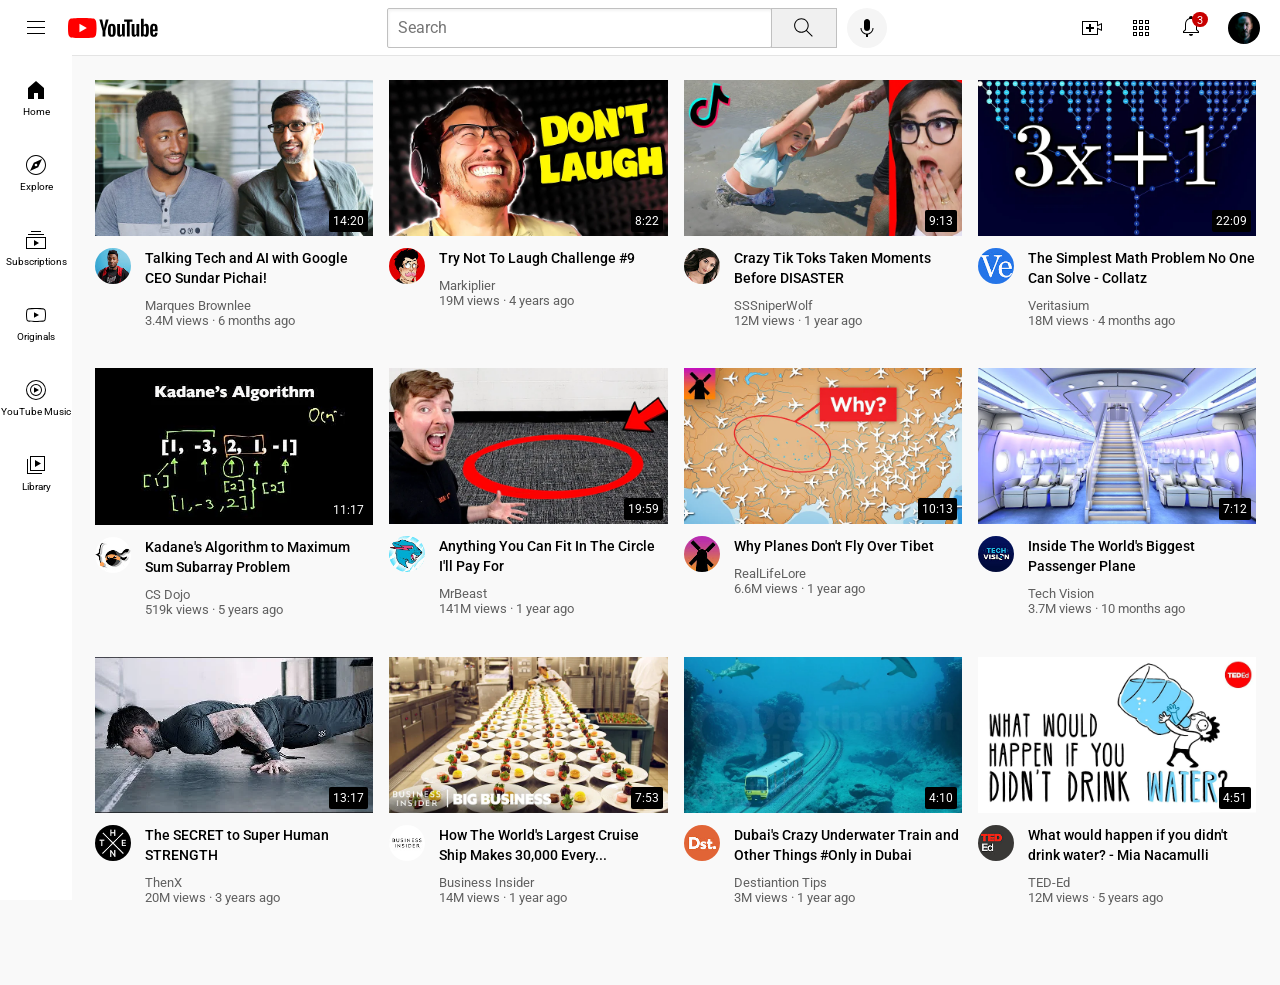
<file: index.html>
<!DOCTYPE html>
<html>
    <head>
        <title>Youtube.com Clone</title>

        <link rel="preconnect" href="https://fonts.googleapis.com">
        <link rel="preconnect" href="https://fonts.gstatic.com" crossorigin>
        <link href="https://fonts.googleapis.com/css2?family=Roboto:wght@400;500;700&display=swap" rel="stylesheet">
        <link rel="stylesheet" href="styles/video.css">
        <link rel="stylesheet" href="styles/general.css">
        <link rel="stylesheet" href="styles/header.css">
        <link rel="stylesheet" href="styles/sidebar.css">
    </head>
    <body>

        <!-- header -->
        <header class="header">
            <div class="left-section">
                <img class="hamburger-menu" src="icons/hamburger-menu.svg">
                <img class="youtube-logo" src="icons/youtube-logo.svg">
            </div>
            <div class="middle-section">
                <input class="search-bar" type="search" placeholder="Search">
                <button class="search-button"> <img class="search-icon" src="icons/search.svg"> <div class="tooltip">Search</div> </button>
                <button class="voice-search-button"> <img class="voice-search-icon" src="icons/voice-search-icon.svg" > <div class="tooltip">Search with your voice</div> </button>
            </div>
            <div class="right-section">
                <div class="upload-icon-container">
                    <img class="upload-icon" src="icons/upload.svg">
                    <div class="tooltip">Create</div>
                </div>
                <div class="youtube-apps-icon-container">
                    <img class="youtube-apps-icon" src="icons/youtube-apps.svg">
                    <div class="tooltip">YouTube Apps</div>
                </div>
                <div class="notifications-icon-container-container">
                    <div class="notifications-icon-container">
                        <img class="notification-icon" src="icons/notifications.svg">
                        <div class="notifications-count">3</div>
                        <div class="tooltip">Notifications</div>
                    </div>
                </div>
                
                <img class="current-user-picture" src="channel-pictures/my-channel.jpg">
            </div>
        </header>
        <!-- end of header -->


        <!-- sidebar -->
        <nav class="sidebar">
            <div class="sidebar-link">
                <img src="icons/home.svg">
                <div>Home</div>
            </div>
            <div class="sidebar-link">
                <img src="icons/explore.svg">
                <div>Explore</div>
            </div>
            <div class="sidebar-link">
                <img src="icons/subscriptions.svg">
                <div>Subscriptions</div>
            </div>
            <div class="sidebar-link">
                <img src="icons/originals.svg">
                <div>Originals</div>
            </div>
            <div class="sidebar-link">
                <img src="icons/youtube-music.svg">
                <div>YouTube Music</div>
            </div>
            <div class="sidebar-link">
                <img src="icons/library.svg">
                <div>Library</div>
            </div>   
        </nav>
        <!-- end of sidebar -->

        <!-- main -->
        
        <main>
            <section class="video-grid">

                <div class="video-preview">
                    <div class="thumbnail-row">
                        <a href="https://youtu.be/n2RNcPRtAiY" >
                        <img class="thumbnail" src="thumbnails/thumbnail-1.webp">
                        </a>
                        <div class="video-time">14:20</div>
                    </div>
                    <div class="video-info-grid">
                        <div class="channel-picture">       
                             <img class="profile-picture" src="channel-pictures/channel-1.jpeg">
                        </div>
                    
                        <div class="video-info">  
                            <p class="video-title">
                                Talking Tech and AI with Google CEO Sundar Pichai!
                            </p>
                            <p class="video-author">
                                Marques Brownlee
                            </p>
                            <p class="video-stats">
                                3.4M views &#183; 6 months ago
                            </p>
                        </div>
                    </div>           
                </div>
        
        
        
                <div class="video-preview">
                    <div class="thumbnail-row">
                        <a href="https://youtu.be/mP0RAo9SKZk">
                        <img class="thumbnail" src="thumbnails/thumbnail-2.webp">
                        </a>
                        <div class="video-time">8:22</div>
                    </div>
                    <div class="video-info-grid">
                        <div class="channel-picture">       
                             <img class="profile-picture" src="channel-pictures/channel-2.jpeg">
                        </div>
                        <div class="video-info">  
                            <p class="video-title">
                                Try Not To Laugh Challenge #9
                            </p>
                            <p class="video-author">
                                Markiplier
                            </p>
                            <p class="video-stats">
                                19M views &#183; 4 years ago
                            </p>
                        </div>
                    </div>           
                </div>
        
        
                <div class="video-preview">
                    <div class="thumbnail-row">
                        <a href="https://youtu.be/FgjPQQeTh1w">
                        <img class="thumbnail" src="thumbnails/thumbnail-3.webp">
                        </a>
                        <div class="video-time">9:13</div>
                    </div>
                    <div class="video-info-grid">
                        <div class="channel-picture">       
                             <img class="profile-picture" src="channel-pictures/channel-3.jpeg">
                        </div>
                        <div class="video-info">  
                            <p class="video-title">
                                Crazy Tik Toks Taken Moments Before DISASTER
                            </p>
                            <p class="video-author">
                                SSSniperWolf
                            </p>
                            <p class="video-stats">
                                12M views &#183; 1 year ago
                            </p>
                        </div>
                    </div>           
                </div>
        
        
        
                <div class="video-preview">
                    <div class="thumbnail-row">
                        <a href="https://youtu.be/094y1Z2wpJg">
                        <img class="thumbnail" src="thumbnails/thumbnail-4.webp">
                        </a>
                        <div class="video-time">22:09</div>
                    </div>
                    <div class="video-info-grid">
                        <div class="channel-picture">       
                             <img class="profile-picture" src="channel-pictures/channel-4.jpeg">
                        </div>
                        <div class="video-info">  
                            <p class="video-title">
                                The Simplest Math Problem No One Can Solve - Collatz                        
                            </p>
                            <p class="video-author">
                                Veritasium
                            </p>
                            <p class="video-stats">
                                18M views &#183; 4 months ago
                            </p>
                        </div>
                    </div>           
                </div>
        
        
                <div class="video-preview">
                    <div class="thumbnail-row">
                        <a href="https://youtu.be/86CQq3pKSUw">
                        <img class="thumbnail" src="thumbnails/thumbnail-5.webp">
                        </a>
                        <div class="video-time">11:17</div>
                    </div>
                    <div class="video-info-grid">
                        <div class="channel-picture">       
                             <img class="profile-picture" src="channel-pictures/channel-5.jpeg">
                        </div>
                        <div class="video-info">  
                            <p class="video-title">
                                Kadane's Algorithm to Maximum Sum Subarray Problem                       
                             </p>
                            <p class="video-author">
                                CS Dojo
                            </p>
                            <p class="video-stats">
                                519k views &#183; 5 years ago
                            </p>
                        </div>
                    </div>           
                </div>
        
        
        
                <div class="video-preview">
                    <div class="thumbnail-row">
                        <a href="https://youtu.be/yXWw0_UfSFg">
                        <img class="thumbnail" src="thumbnails/thumbnail-6.webp">
                        </a>
                        <div class="video-time">19:59</div>
                    </div>
                    <div class="video-info-grid">
                        <div class="channel-picture">       
                             <img class="profile-picture" src="channel-pictures/channel-6.jpeg">
                        </div>
                        <div class="video-info">  
                            <p class="video-title">
                                Anything You Can Fit In The Circle I&#39;ll Pay For
                            </p>
                            <p class="video-author">
                                MrBeast
                            </p>
                            <p class="video-stats">
                                141M views &#183; 1 year ago
                            </p>
                        </div>
                    </div>           
                </div>



                <div class="video-preview">
                    <div class="thumbnail-row">
                        <a href="https://youtu.be/fNVa1qMbF9Y">
                        <img class="thumbnail" src="thumbnails/thumbnail-7.webp">
                        </a>
                        <div class="video-time">10:13</div>
                    </div>
                    <div class="video-info-grid">
                        <div class="channel-picture">       
                             <img class="profile-picture" src="channel-pictures/channel-7.jpeg">
                        </div>
                        <div class="video-info">  
                            <p class="video-title">
                                Why Planes Don&#39;t Fly Over Tibet
                            </p>
                            <p class="video-author">
                                RealLifeLore    
                            </p>
                            <p class="video-stats">
                                6.6M views &#183; 1 year ago
                            </p>
                        </div>
                    </div>           
                </div>




                <div class="video-preview">
                    <div class="thumbnail-row">
                        <a href="https://youtu.be/lFm4EM1juls">
                        <img class="thumbnail" src="thumbnails/thumbnail-8.webp">
                        </a>
                        <div class="video-time">7:12</div>
                    </div>
                    <div class="video-info-grid">
                        <div class="channel-picture">       
                             <img class="profile-picture" src="channel-pictures/channel-8.jpeg">
                        </div>
                        <div class="video-info">  
                            <p class="video-title">
                                Inside The World&#39;s Biggest Passenger Plane
                            </p>
                            <p class="video-author">
                                Tech Vision
                            </p>
                            <p class="video-stats">
                                3.7M views &#183; 10 months ago
                            </p>
                        </div>
                    </div>           
                </div>





                <div class="video-preview">
                    <div class="thumbnail-row">
                        <a href="https://youtu.be/ixmxOlcrlUc">
                        <img class="thumbnail" src="thumbnails/thumbnail-9.webp">
                        </a>
                        <div class="video-time">13:17</div>
                    </div>
                    <div class="video-info-grid">
                        <div class="channel-picture">       
                             <img class="profile-picture" src="channel-pictures/channel-9.jpeg">
                        </div>
                        <div class="video-info">  
                            <p class="video-title">
                                The SECRET to Super Human STRENGTH
                            </p>
                            <p class="video-author">
                                ThenX
                            </p>
                            <p class="video-stats">
                                20M views &#183; 3 years ago
                            </p>
                        </div>
                    </div>           
                </div>



                <div class="video-preview">
                    <div class="thumbnail-row">
                        <a href="https://youtu.be/R2vXbFp5C9o">
                        <img class="thumbnail" src="thumbnails/thumbnail-10.webp">
                        </a>
                        <div class="video-time">7:53</div>
                    </div>
                    <div class="video-info-grid">
                        <div class="channel-picture">       
                             <img class="profile-picture" src="channel-pictures/channel-10.jpeg">
                        </div>
                        <div class="video-info">  
                            <p class="video-title">
                                How The World&#39;s Largest Cruise Ship Makes 30,000 Every...
                            </p>
                            <p class="video-author">
                                Business Insider
                            </p>
                            <p class="video-stats">
                                14M views &#183; 1 year ago
                            </p>
                        </div>
                    </div>           
                </div>




                <div class="video-preview">
                    <div class="thumbnail-row">
                        <a href="https://youtu.be/0nZuYyXET3s">
                        <img class="thumbnail" src="thumbnails/thumbnail-11.webp">
                        </a>
                        <div class="video-time">4:10</div>
                    </div>
                    <div class="video-info-grid">
                        <div class="channel-picture">       
                             <img class="profile-picture" src="channel-pictures/channel-11.jpeg">
                        </div>
                        <div class="video-info">  
                            <p class="video-title">
                                Dubai&#39;s Crazy Underwater Train and Other Things #Only in Dubai
                            </p>
                            <p class="video-author">
                                Destiantion Tips
                            </p>
                            <p class="video-stats">
                                3M views &#183; 1 year ago
                            </p>
                        </div>
                    </div>           
                </div>



                <div class="video-preview">
                    <div class="thumbnail-row">
                        <a href="https://youtu.be/9iMGFqMmUFs">
                        <img class="thumbnail" src="thumbnails/thumbnail-12.webp">
                        </a>
                        <div class="video-time">4:51</div>
                    </div>
                    <div class="video-info-grid">
                        <div class="channel-picture">       
                             <img class="profile-picture" src="channel-pictures/channel-12.jpeg">
                        </div>
                        <div class="video-info">  
                            <p class="video-title">
                                What would happen if you didn&#39;t drink water? - Mia Nacamulli
                            </p>
                            <p class="video-author">
                                TED-Ed
                            </p>
                            <p class="video-stats">
                                12M views &#183; 5 years ago
                            </p>
                        </div>
                    </div>           
                </div>

    
            </section>

        </main> 

        
    </body>
</html>
</file>
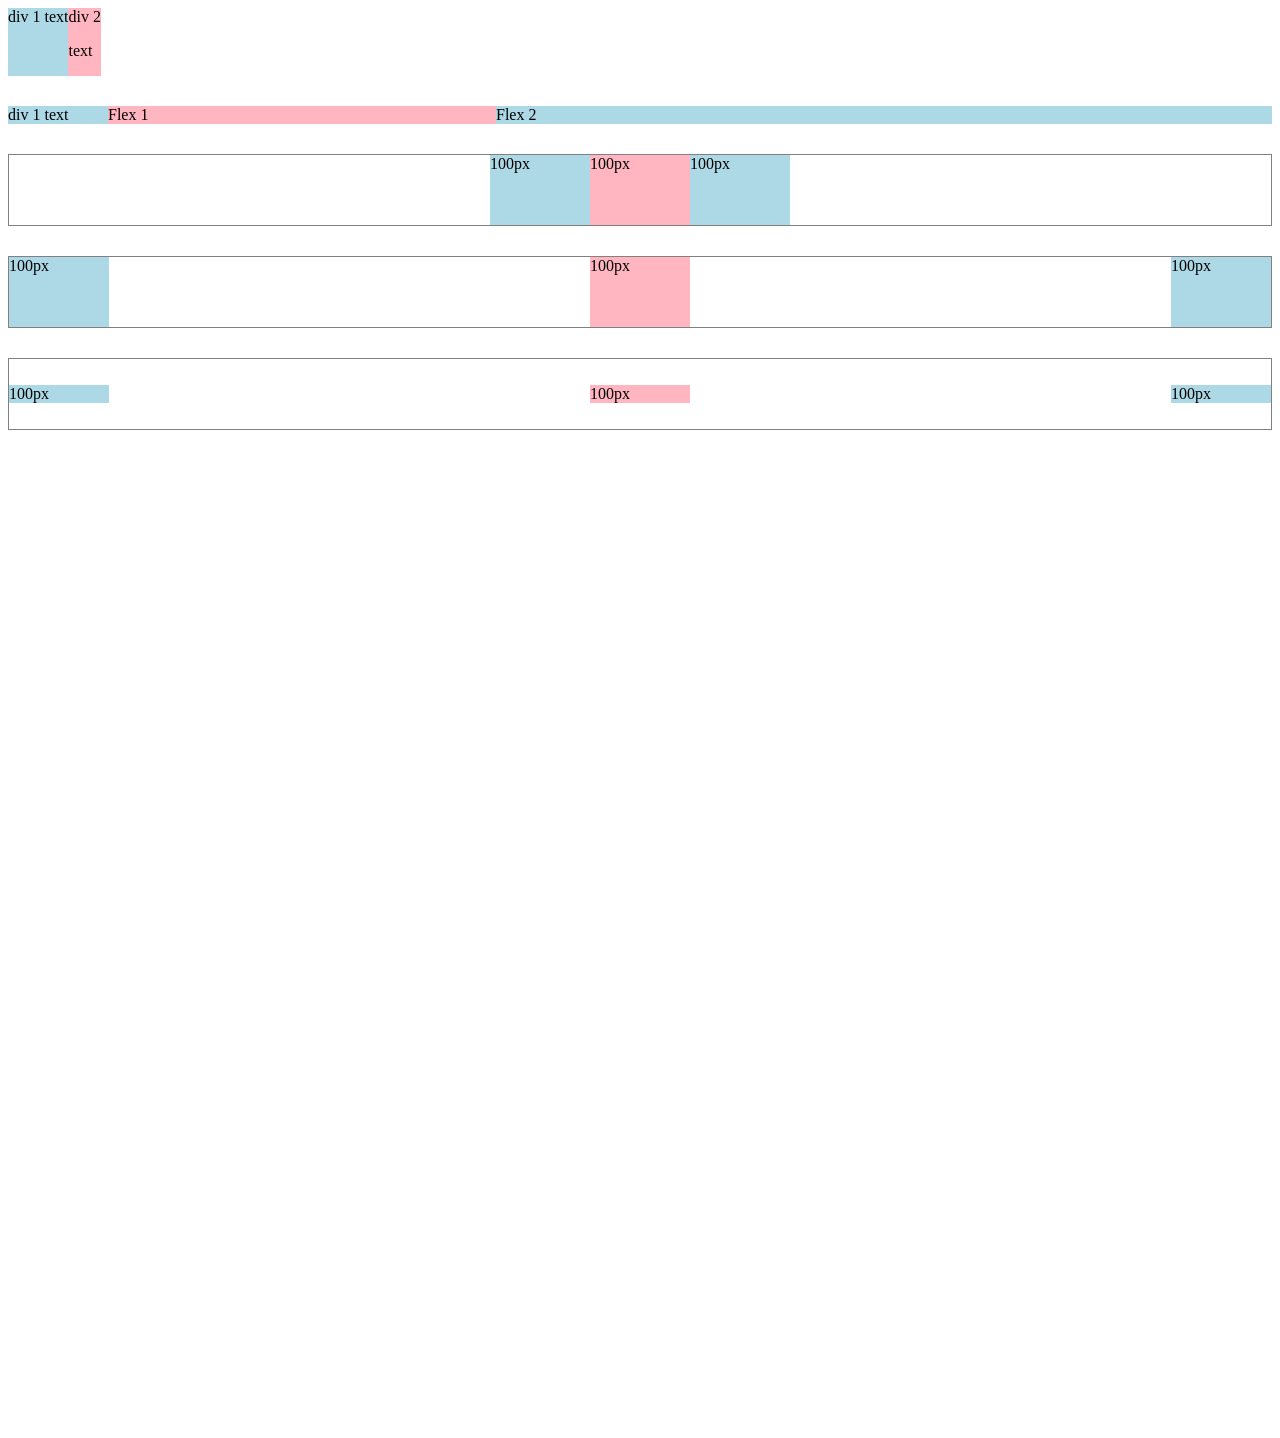
<file: flexbox.html>
<!DOCTYPE html>
<html>
    <head>
        <title>Flexbox Practice</title>
    </head>
    <body style="padding-bottom: 1000px;">
        <div style="
                display: flex;
                flex-direction: row;
                ">
                <div style="background-color: lightblue
                ">div 1 text</div>
                <div style="background-color: lightpink;
                ">div 2 <p>text</p></div>
        </div>

        <div style="
                display: flex;
                flex-direction: row;
                margin-top: 30px;">
            <div style="
                background-color: lightblue;
                width: 100px;
                ">div 1 text
            </div>
            <div style="
                background-color: lightpink;
                flex: 1;
                ">Flex 1
            </div>
            <div style="
                 background-color: lightblue;
                 flex: 2;
                 ">Flex 2
            </div>
        </div>
        
        <div style="
                display: flex;
                height: 70px;
                border-width: 1px;
                border-style: solid;
                flex-direction: row;
                border-color: gray;
                justify-content: center;
                margin-top: 30px;">
            <div style="
                background-color: lightblue;
                width: 100px;
                ">100px
            </div>
            <div style="
                background-color: lightpink;
                width: 100px;
                ">100px
            </div>
            <div style="
                background-color: lightblue;
                width: 100px;
                ">100px
            </div>
        </div>

        <div style="
                display: flex;
                height: 70px;
                border-width: 1px;
                border-style: solid;
                flex-direction: row;
                border-color: gray;
                justify-content: space-between;
                margin-top: 30px;">
            <div style="
                background-color: lightblue;
                width: 100px;
                ">100px
            </div>
            <div style="
                background-color: lightpink;
                width: 100px;
                ">100px
            </div>
            <div style="
                background-color: lightblue;
                width: 100px;
                ">100px
            </div>
        </div>

        <div style="
                display: flex;
                height: 70px;
                border-width: 1px;
                border-style: solid;
                flex-direction: row;
                border-color: gray;
                justify-content: space-between;
                align-items: center;
                margin-top: 30px;">
            <div style="
                background-color: lightblue;
                width: 100px;
                ">100px
            </div>
            <div style="
                background-color: lightpink;
                width: 100px;
                ">100px
            </div>
            <div style="
                background-color: lightblue;
                width: 100px;
                ">100px
            </div>
        </div>

    </body>
</html>
</file>
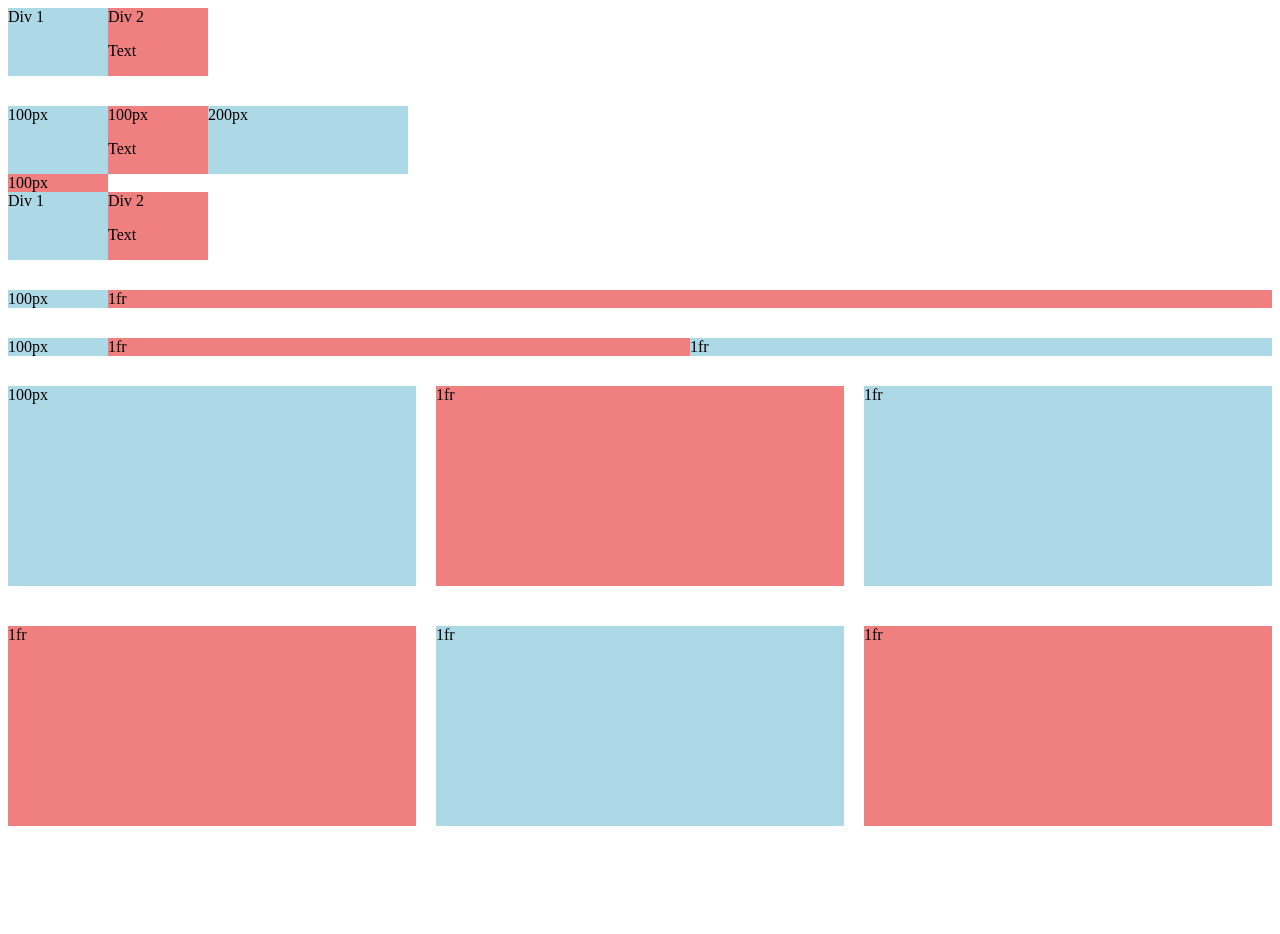
<file: grid.html>
<!DOCTYPE html>
<html>
    <head>
        <title>Grid Practice</title>
    </head>
    <body style="padding-bottom: 100px;">
        <div style="
            display: grid;
            grid-template-columns: 100px 100px;
        ">
            <div style="background-color: lightblue;">Div 1</div>
            <div style="background-color: lightcoral">Div 2<p>Text</p></div>
        </div>

        <div style="
        margin-top: 30px;
            display: grid;
            grid-template-columns: 100px 100px 200px;
        ">
            <div style="background-color: lightblue;">100px</div>
            <div style="background-color: lightcoral">100px<p>Text</p></div>
            <div style="background-color: lightblue;">200px</div>
            <div style="background-color: lightcoral">100px</div>
        </div>


        <div style="
            display: grid;
            grid-template-columns: 100px 100px;
        ">
            <div style="background-color: lightblue;">Div 1</div>
            <div style="background-color: lightcoral">Div 2<p>Text</p></div>
        </div>

        <div style="
            margin-top: 30px;
            display: grid;
            grid-template-columns: 100px 1fr ;
        ">
            <div style="background-color: lightblue;">100px</div>
            <div style="background-color: lightcoral">1fr</div>
        </div>

        <div style="
            margin-top: 30px;
            display: grid;
            grid-template-columns: 100px 1fr 1fr ;
        ">
            <div style="background-color: lightblue;">100px</div>
            <div style="background-color: lightcoral">1fr</div>
            <div style="background-color: lightblue;">1fr</div>

        </div>
        <div style="
            margin-top: 30px;
            display: grid;
            grid-template-columns: 1fr 1fr 1fr;
            column-gap: 20px;
            row-gap: 40px;
        ">
            <div style="background-color: lightblue; height: 200px;">100px</div>
            <div style="background-color: lightcoral; height: 200px;">1fr</div>
            <div style="background-color: lightblue; height: 200px;">1fr</div>
            <div style="background-color: lightcoral; height: 200px;">1fr</div>
            <div style="background-color: lightblue; height: 200px;">1fr</div>
            <div style="background-color: lightcoral; height: 200px;">1fr</div>
        </div>
    </body>
</html>
</file>
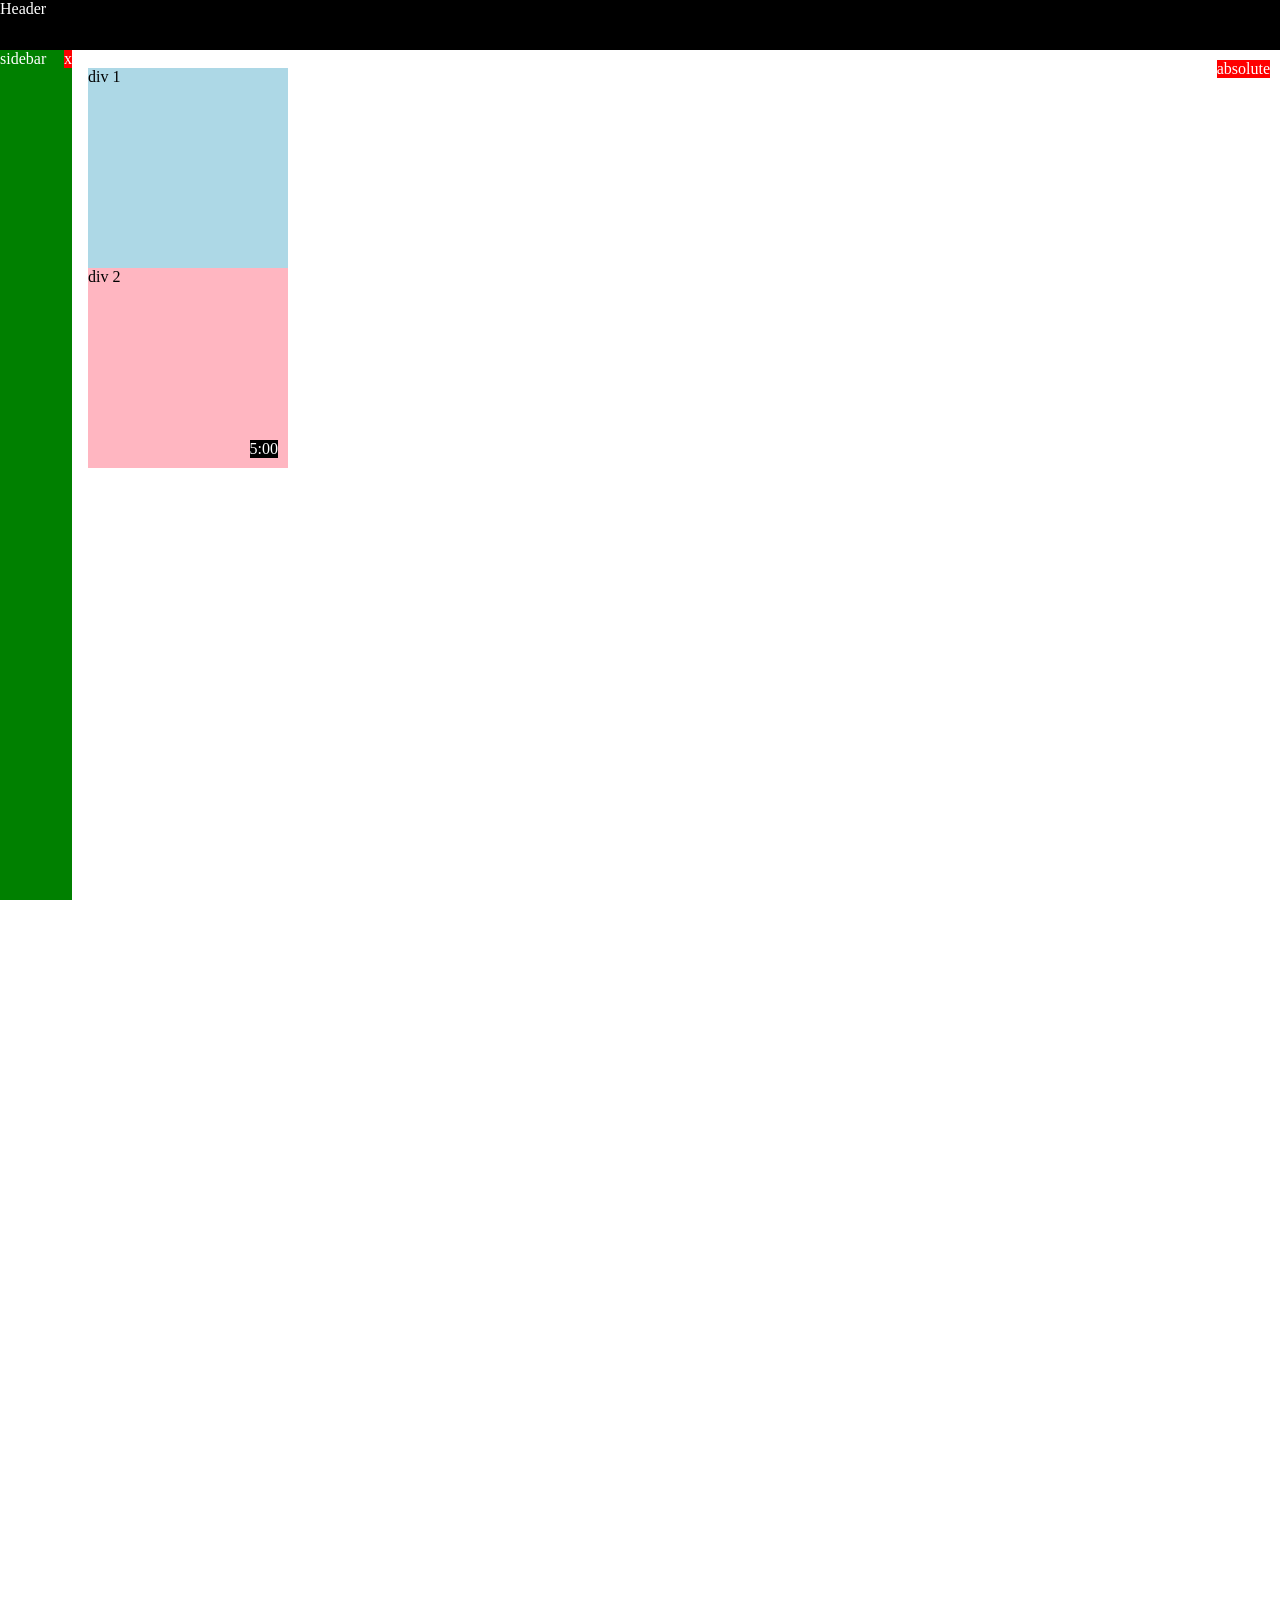
<file: position.html>
<!DOCTYPE html>
<html>
    <head>
        <title>Position</title>
        <style>
        </style>
    </head>
    <body style="
       height: 3000px;
       padding-top: 60px;
       padding-left: 80px;
    ">
        <div style="
        background-color: black;
        color: white;
        position: fixed;
        top: 0;
        left: 0;
        right: 0;
        height: 50px;
        z-index: 1;
        ">Header</div>

        <div style="
            background-color: green;
            color: white;
            position: fixed;
            bottom: 0;
            left: 0;
            top: 50px;
            width: 72px;
            ">sidebar
                <div style="
                    position: absolute;
                    background-color: red;
                    color: white;
                    right: 0;
                    top: 0;
                ">x
                </div>
        </div>
            
        <div style="
            position: absolute;
            background-color: red;
            color: white;
            right: 10px;
            top: 60px;
            z-index: 2;
        ">absolute
        </div>

        </div>

        <div style="
            background-color: lightblue;
            height: 200px; 
            width: 200px;
            position: static;
            ">div 1
        </div>

        <div style="
            background-color: lightpink;
            height: 200px; 
            width: 200px;
            position: relative;
            ">div 2

            <div style="
                position: absolute;
                background-color: black;
                color: white;
                bottom: 10px;
                right: 10px;
            ">5:00
            </div>
        </div>

    </body>
</file>
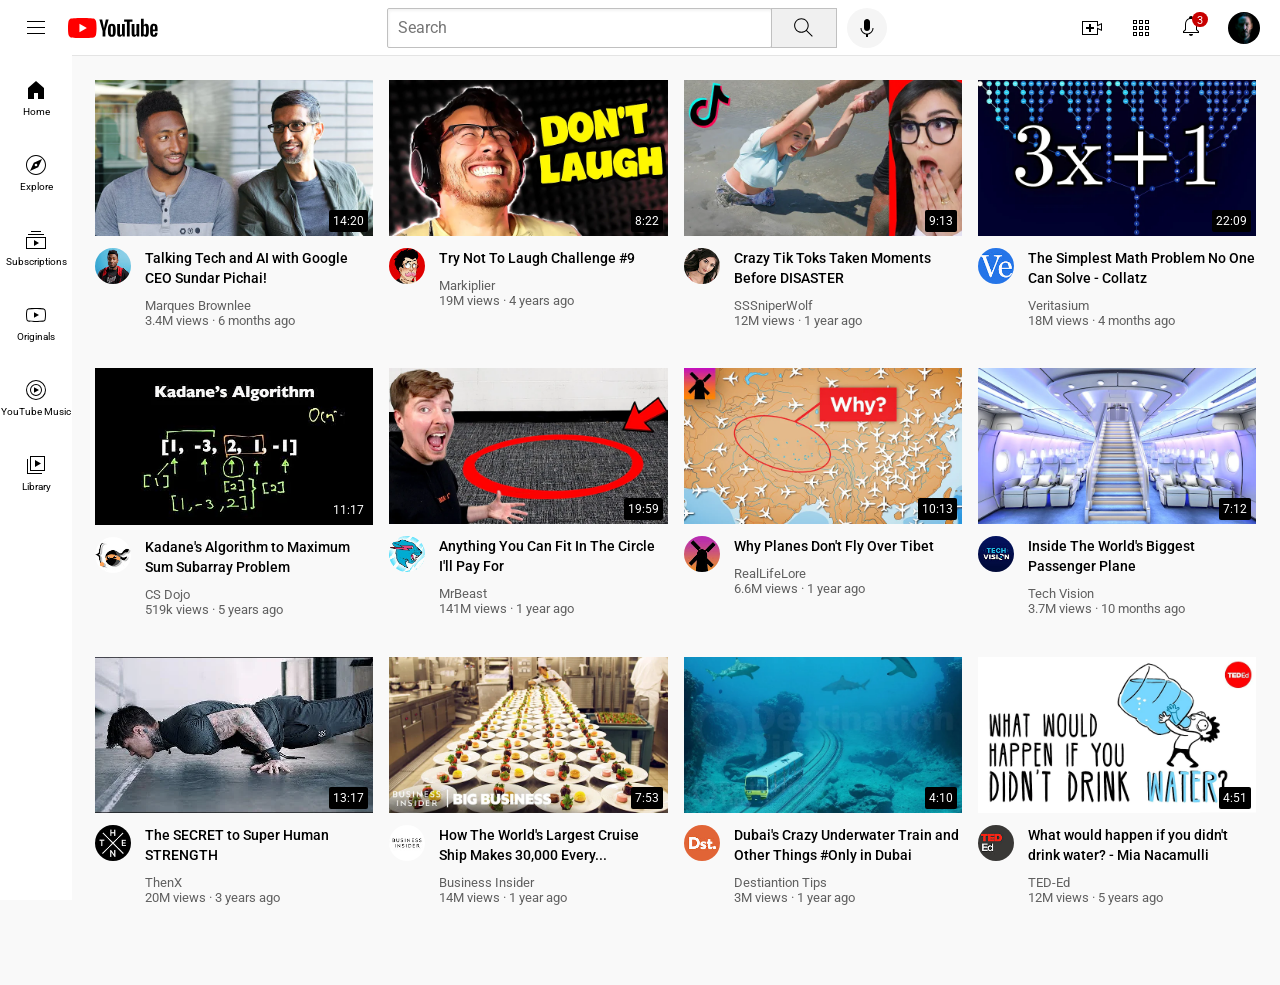
<file: youtube.html>
<!DOCTYPE html>
<html>
    <head>
        <title>Youtube.com Clone</title>

        <link rel="preconnect" href="https://fonts.googleapis.com">
        <link rel="preconnect" href="https://fonts.gstatic.com" crossorigin>
        <link href="https://fonts.googleapis.com/css2?family=Roboto:wght@400;500;700&display=swap" rel="stylesheet">
        <link rel="stylesheet" href="styles/video.css">
        <link rel="stylesheet" href="styles/general.css">
        <link rel="stylesheet" href="styles/header.css">
        <link rel="stylesheet" href="styles/sidebar.css">
    </head>
    <body>

        <!-- header -->
        <header class="header">
            <div class="left-section">
                <img class="hamburger-menu" src="icons/hamburger-menu.svg">
                <img class="youtube-logo" src="icons/youtube-logo.svg">
            </div>
            <div class="middle-section">
                <input class="search-bar" type="search" placeholder="Search">
                <button class="search-button"> <img class="search-icon" src="icons/search.svg"> <div class="tooltip">Search</div> </button>
                <button class="voice-search-button"> <img class="voice-search-icon" src="icons/voice-search-icon.svg" > <div class="tooltip">Search with your voice</div> </button>
            </div>
            <div class="right-section">
                <div class="upload-icon-container">
                    <img class="upload-icon" src="icons/upload.svg">
                    <div class="tooltip">Create</div>
                </div>
                <div class="youtube-apps-icon-container">
                    <img class="youtube-apps-icon" src="icons/youtube-apps.svg">
                    <div class="tooltip">YouTube Apps</div>
                </div>
                <div class="notifications-icon-container-container">
                    <div class="notifications-icon-container">
                        <img class="notification-icon" src="icons/notifications.svg">
                        <div class="notifications-count">3</div>
                        <div class="tooltip">Notifications</div>
                    </div>
                </div>
                
                <img class="current-user-picture" src="channel-pictures/my-channel.jpg">
            </div>
        </header>
        <!-- end of header -->


        <!-- sidebar -->
        <nav class="sidebar">
            <div class="sidebar-link">
                <img src="icons/home.svg">
                <div>Home</div>
            </div>
            <div class="sidebar-link">
                <img src="icons/explore.svg">
                <div>Explore</div>
            </div>
            <div class="sidebar-link">
                <img src="icons/subscriptions.svg">
                <div>Subscriptions</div>
            </div>
            <div class="sidebar-link">
                <img src="icons/originals.svg">
                <div>Originals</div>
            </div>
            <div class="sidebar-link">
                <img src="icons/youtube-music.svg">
                <div>YouTube Music</div>
            </div>
            <div class="sidebar-link">
                <img src="icons/library.svg">
                <div>Library</div>
            </div>   
        </nav>
        <!-- end of sidebar -->

        <!-- main -->
        
        <main>
            <section class="video-grid">

                <div class="video-preview">
                    <div class="thumbnail-row">
                        <a href="https://youtu.be/n2RNcPRtAiY" >
                        <img class="thumbnail" src="thumbnails/thumbnail-1.webp">
                        </a>
                        <div class="video-time">14:20</div>
                    </div>
                    <div class="video-info-grid">
                        <div class="channel-picture">       
                             <img class="profile-picture" src="channel-pictures/channel-1.jpeg">
                        </div>
                    
                        <div class="video-info">  
                            <p class="video-title">
                                Talking Tech and AI with Google CEO Sundar Pichai!
                            </p>
                            <p class="video-author">
                                Marques Brownlee
                            </p>
                            <p class="video-stats">
                                3.4M views &#183; 6 months ago
                            </p>
                        </div>
                    </div>           
                </div>
        
        
        
                <div class="video-preview">
                    <div class="thumbnail-row">
                        <a href="https://youtu.be/mP0RAo9SKZk">
                        <img class="thumbnail" src="thumbnails/thumbnail-2.webp">
                        </a>
                        <div class="video-time">8:22</div>
                    </div>
                    <div class="video-info-grid">
                        <div class="channel-picture">       
                             <img class="profile-picture" src="channel-pictures/channel-2.jpeg">
                        </div>
                        <div class="video-info">  
                            <p class="video-title">
                                Try Not To Laugh Challenge #9
                            </p>
                            <p class="video-author">
                                Markiplier
                            </p>
                            <p class="video-stats">
                                19M views &#183; 4 years ago
                            </p>
                        </div>
                    </div>           
                </div>
        
        
                <div class="video-preview">
                    <div class="thumbnail-row">
                        <a href="https://youtu.be/FgjPQQeTh1w">
                        <img class="thumbnail" src="thumbnails/thumbnail-3.webp">
                        </a>
                        <div class="video-time">9:13</div>
                    </div>
                    <div class="video-info-grid">
                        <div class="channel-picture">       
                             <img class="profile-picture" src="channel-pictures/channel-3.jpeg">
                        </div>
                        <div class="video-info">  
                            <p class="video-title">
                                Crazy Tik Toks Taken Moments Before DISASTER
                            </p>
                            <p class="video-author">
                                SSSniperWolf
                            </p>
                            <p class="video-stats">
                                12M views &#183; 1 year ago
                            </p>
                        </div>
                    </div>           
                </div>
        
        
        
                <div class="video-preview">
                    <div class="thumbnail-row">
                        <a href="https://youtu.be/094y1Z2wpJg">
                        <img class="thumbnail" src="thumbnails/thumbnail-4.webp">
                        </a>
                        <div class="video-time">22:09</div>
                    </div>
                    <div class="video-info-grid">
                        <div class="channel-picture">       
                             <img class="profile-picture" src="channel-pictures/channel-4.jpeg">
                        </div>
                        <div class="video-info">  
                            <p class="video-title">
                                The Simplest Math Problem No One Can Solve - Collatz                        
                            </p>
                            <p class="video-author">
                                Veritasium
                            </p>
                            <p class="video-stats">
                                18M views &#183; 4 months ago
                            </p>
                        </div>
                    </div>           
                </div>
        
        
                <div class="video-preview">
                    <div class="thumbnail-row">
                        <a href="https://youtu.be/86CQq3pKSUw">
                        <img class="thumbnail" src="thumbnails/thumbnail-5.webp">
                        </a>
                        <div class="video-time">11:17</div>
                    </div>
                    <div class="video-info-grid">
                        <div class="channel-picture">       
                             <img class="profile-picture" src="channel-pictures/channel-5.jpeg">
                        </div>
                        <div class="video-info">  
                            <p class="video-title">
                                Kadane's Algorithm to Maximum Sum Subarray Problem                       
                             </p>
                            <p class="video-author">
                                CS Dojo
                            </p>
                            <p class="video-stats">
                                519k views &#183; 5 years ago
                            </p>
                        </div>
                    </div>           
                </div>
        
        
        
                <div class="video-preview">
                    <div class="thumbnail-row">
                        <a href="https://youtu.be/yXWw0_UfSFg">
                        <img class="thumbnail" src="thumbnails/thumbnail-6.webp">
                        </a>
                        <div class="video-time">19:59</div>
                    </div>
                    <div class="video-info-grid">
                        <div class="channel-picture">       
                             <img class="profile-picture" src="channel-pictures/channel-6.jpeg">
                        </div>
                        <div class="video-info">  
                            <p class="video-title">
                                Anything You Can Fit In The Circle I&#39;ll Pay For
                            </p>
                            <p class="video-author">
                                MrBeast
                            </p>
                            <p class="video-stats">
                                141M views &#183; 1 year ago
                            </p>
                        </div>
                    </div>           
                </div>



                <div class="video-preview">
                    <div class="thumbnail-row">
                        <a href="https://youtu.be/fNVa1qMbF9Y">
                        <img class="thumbnail" src="thumbnails/thumbnail-7.webp">
                        </a>
                        <div class="video-time">10:13</div>
                    </div>
                    <div class="video-info-grid">
                        <div class="channel-picture">       
                             <img class="profile-picture" src="channel-pictures/channel-7.jpeg">
                        </div>
                        <div class="video-info">  
                            <p class="video-title">
                                Why Planes Don&#39;t Fly Over Tibet
                            </p>
                            <p class="video-author">
                                RealLifeLore    
                            </p>
                            <p class="video-stats">
                                6.6M views &#183; 1 year ago
                            </p>
                        </div>
                    </div>           
                </div>




                <div class="video-preview">
                    <div class="thumbnail-row">
                        <a href="https://youtu.be/lFm4EM1juls">
                        <img class="thumbnail" src="thumbnails/thumbnail-8.webp">
                        </a>
                        <div class="video-time">7:12</div>
                    </div>
                    <div class="video-info-grid">
                        <div class="channel-picture">       
                             <img class="profile-picture" src="channel-pictures/channel-8.jpeg">
                        </div>
                        <div class="video-info">  
                            <p class="video-title">
                                Inside The World&#39;s Biggest Passenger Plane
                            </p>
                            <p class="video-author">
                                Tech Vision
                            </p>
                            <p class="video-stats">
                                3.7M views &#183; 10 months ago
                            </p>
                        </div>
                    </div>           
                </div>





                <div class="video-preview">
                    <div class="thumbnail-row">
                        <a href="https://youtu.be/ixmxOlcrlUc">
                        <img class="thumbnail" src="thumbnails/thumbnail-9.webp">
                        </a>
                        <div class="video-time">13:17</div>
                    </div>
                    <div class="video-info-grid">
                        <div class="channel-picture">       
                             <img class="profile-picture" src="channel-pictures/channel-9.jpeg">
                        </div>
                        <div class="video-info">  
                            <p class="video-title">
                                The SECRET to Super Human STRENGTH
                            </p>
                            <p class="video-author">
                                ThenX
                            </p>
                            <p class="video-stats">
                                20M views &#183; 3 years ago
                            </p>
                        </div>
                    </div>           
                </div>



                <div class="video-preview">
                    <div class="thumbnail-row">
                        <a href="https://youtu.be/R2vXbFp5C9o">
                        <img class="thumbnail" src="thumbnails/thumbnail-10.webp">
                        </a>
                        <div class="video-time">7:53</div>
                    </div>
                    <div class="video-info-grid">
                        <div class="channel-picture">       
                             <img class="profile-picture" src="channel-pictures/channel-10.jpeg">
                        </div>
                        <div class="video-info">  
                            <p class="video-title">
                                How The World&#39;s Largest Cruise Ship Makes 30,000 Every...
                            </p>
                            <p class="video-author">
                                Business Insider
                            </p>
                            <p class="video-stats">
                                14M views &#183; 1 year ago
                            </p>
                        </div>
                    </div>           
                </div>




                <div class="video-preview">
                    <div class="thumbnail-row">
                        <a href="https://youtu.be/0nZuYyXET3s">
                        <img class="thumbnail" src="thumbnails/thumbnail-11.webp">
                        </a>
                        <div class="video-time">4:10</div>
                    </div>
                    <div class="video-info-grid">
                        <div class="channel-picture">       
                             <img class="profile-picture" src="channel-pictures/channel-11.jpeg">
                        </div>
                        <div class="video-info">  
                            <p class="video-title">
                                Dubai&#39;s Crazy Underwater Train and Other Things #Only in Dubai
                            </p>
                            <p class="video-author">
                                Destiantion Tips
                            </p>
                            <p class="video-stats">
                                3M views &#183; 1 year ago
                            </p>
                        </div>
                    </div>           
                </div>



                <div class="video-preview">
                    <div class="thumbnail-row">
                        <a href="https://youtu.be/9iMGFqMmUFs">
                        <img class="thumbnail" src="thumbnails/thumbnail-12.webp">
                        </a>
                        <div class="video-time">4:51</div>
                    </div>
                    <div class="video-info-grid">
                        <div class="channel-picture">       
                             <img class="profile-picture" src="channel-pictures/channel-12.jpeg">
                        </div>
                        <div class="video-info">  
                            <p class="video-title">
                                What would happen if you didn&#39;t drink water? - Mia Nacamulli
                            </p>
                            <p class="video-author">
                                TED-Ed
                            </p>
                            <p class="video-stats">
                                12M views &#183; 5 years ago
                            </p>
                        </div>
                    </div>           
                </div>

    
            </section>

        </main> 

        
    </body>
</html>
</file>
<file: styles/video.css>
.thumbnail{
    width: 100%; 
    cursor: pointer;             
}        

.video-title{
    margin-top: 0;
    font-size: 14px;
    font-weight: 500;
    line-height: 20px;
    margin-bottom: 10px;
    cursor: pointer;
}

.video-info-grid{
    display: grid;
    grid-template-columns: 50px 1fr;
}
/* .channel-picture{

}
.video-info{

} */
.profile-picture{
    width: 36px;
    border-radius: 50px;
    cursor: pointer;
}
.thumbnail-row{
    position: relative;
    margin-bottom: 8px;
}
.video-stats,
.video-author{
    font-size: 13px;
    color: rgb(96, 96, 96);
}

.video-author{
    margin-bottom: 4 px;
}

.video-grid{
    display: grid;
    grid-template-columns: 1fr 1fr 1fr;
    column-gap: 16px;
    row-gap: 40px;
}

@media (max-width: 750px){
    .video-grid{
        grid-template-columns: 1fr 1fr;
    }
}

@media (min-width: 751px) and (max-width: 999px){
    .video-grid{
        grid-template-columns: 1fr 1fr 1fr;    
    }
}

@media (min-width: 1000px){
    .video-grid{
        grid-template-columns: 1fr 1fr 1fr 1fr;
    }
}

.video-time{
    font-family: Roboto, Arial;
    font-size: 12px;
    font-weight: 500px;
    background-color: black;
    color: white;
    position: absolute;
    right: 5px;
    bottom: 8px;
    padding: 4px;
    border-radius: 2px;
}
</file>
<file: styles/general.css>
p {
    font-family: Roboto, Arial;
    margin-top: 0;
    margin-bottom: 0;
}

body{
    background-color: #f9f9f9;
    margin: 0;
    padding: 80px;
    padding-left: 95px;  
    padding-right: 24px;
}
</file>
<file: styles/header.css>
.header{
    height: 55px;
    display: flex;
    flex-direction: row;
    justify-content: space-between;
    position: fixed;
    top: 0;
    left: 0;
    right: 0;
    background-color: white;
    z-index: 100;

    border-bottom-width: 1px;
    border-bottom-style: solid;
    border-bottom-color: rgb(228, 228, 228);
}

.left-section{
    align-items: center;
    display: flex;    
}

.middle-section{
    flex: 1;
    margin-left: 70px;
    margin-right: 35px;
    max-width: 500px;
    display: flex;
    align-items: center;
}
.right-section{
     flex-shrink: 0;
    display: flex;
    align-items: center;
    width: 180px;
    margin-right: 20px;
    justify-content: space-between;
}


.search-button{
    height: 40px;
    width: 66px;
    background-color: rgb(240, 240, 240);
    border-width: 1px;
    border-style: solid;
    border-color: rgb(192, 192, 192);
    margin-left: -1px;
    margin-right: 10px;
    position: relative;
    cursor: pointer;
}

.search-button,
.voice-search-button,
.upload-icon-container,
.youtube-apps-icon-container,
.notifications-icon-container-container
{
    position: relative;
    display: flex;
    align-items: center;
    justify-content: center;
}

.search-button .tooltip,
.voice-search-button .tooltip,
.upload-icon-container .tooltip,
.youtube-apps-icon-container .tooltip,
.notifications-icon-container-container .tooltip{
    font-family: Roboto, Arial;
    position: absolute;
    background-color: rgb(139, 139, 139);
    color: white;
    padding-top: 8px;
    padding-bottom: 8px;
    padding-left: 8px;
    padding-right: 8px;
    border-radius: 2px;
    font-size: 12px;
    bottom: -40px;
    opacity: 0;
    transition: opacity 0.2s ease-in-out;
    pointer-events: none;
    white-space: nowrap;
}

.search-button:hover .tooltip,
.voice-search-button:hover .tooltip,
.upload-icon-container:hover .tooltip,
.youtube-apps-icon-container:hover .tooltip,
.notifications-icon-container-container:hover .tooltip{
    opacity: 1;
}

.search-bar{
    height: 40px;
    flex: 1;
    padding-left: 10px;
    font-size: 16px;
    border: 1px solid rgb(192, 192, 192);
    border-radius: 2px;
    box-shadow: inset 1px 2px 3px rgba(1, 1, 1, 0.05);
    width: 0;
}
.search-bar::placeholder{
    font-family: Roboto, Arial;
    font-size: 16px;
}

.voice-search-button{
    height: 40px;
    width: 40px;
    border-radius: 20px;
    border: none;
    background-color: rgb(245, 245, 245);
    cursor: pointer;
}


.voice-search-icon{
    height: 24px;   
}

.search-icon{
    height: 25px;
}
.hamburger-menu{
    height: 24px;
    margin-left: 24px;
    margin-right: 20px;
}
.youtube-logo{
    height: 20px;
}

.upload-icon{
    height: 24px;
    cursor: pointer;
}

.youtube-apps-icon {
    height: 24px;
    cursor: pointer;
}

.notification-icon{
    height: 24px;
    cursor: pointer;
}

.notifications-icon-container{
    position: relative;
}

.notifications-count{
    position: absolute;
    top: -2px;
    right: -5px;
    background-color: rgb(200, 0, 0);
    color: white;
    font-family: Roboto, Arial;
    font-size: 11px;
    font-weight: 500px;
    padding-left: 5px;
    padding-right: 5px;
    padding-top: 2px;
    border-radius: 10px;
    text-align: center;
}

.current-user-picture{
    height: 32px;
    border-radius: 16px;
    cursor: pointer;
}
</file>
<file: styles/sidebar.css>
.sidebar{
    position: fixed;
    left: 0;
    bottom: 0;
    top: 55px;
    background-color: white;
    width: 72px;
    z-index: 200; 
    padding-top: 5px;    
}

.sidebar-link{
    height: 75px;
    display: flex;
    justify-content: center;
    align-items: center;
    flex-direction: column;
    cursor: pointer;
}
.sidebar-link:hover{
    background-color: rgb(235, 235, 235);
}

.sidebar-link img{
    height: 24px;
    margin-bottom: 4px;
}

.sidebar-link div {
    font-family: Roboto, Arial;
    font-size: 10px;
}
</file>
